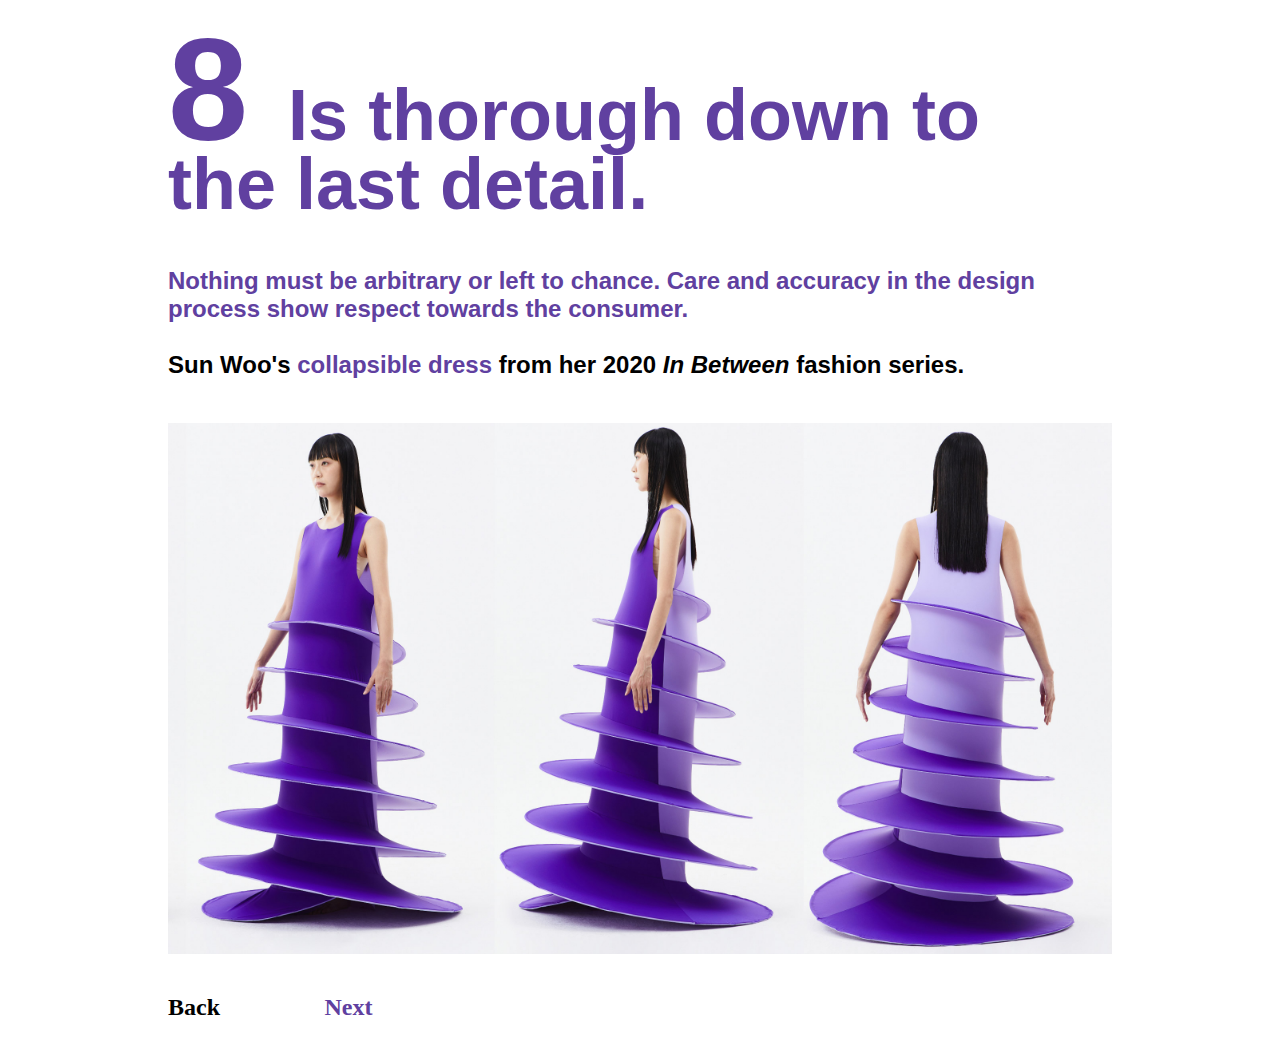
<file: site/principle-eight.html>
<!DOCTYPE html>
<html lang="en">
<head>
  <meta charset="UTF-8">
  <meta name="viewport" content="width=device-width, initial-scale=1.0">
  <meta http-equiv="X-UA-Compatible" content="ie=edge">
  <title>Principle Eight</title>
  <link rel = "stylesheet" href="css/principleEight.css">
</head>
<body>
  <div class="row">
      <h1 class="fade-in">
        8
      </h1>
      <h2 class="fade-in">
        Is thorough down to <br>the last detail.
      </h2>

      <h3 class="fade-in-three">
        Nothing must be arbitrary or left to chance. Care and accuracy in
        the design process show respect towards the consumer.<br><br>
        <span class="black">
          Sun Woo's
        </span>collapsible dress
        <span class="black">
          from her 2020 <i>In Between</i> fashion series.
        </span>
      </h3>
      <div class="fade-in-three">
        <img src="img/8.jpg" alt"">
      </div>
      <br><br>
      <a href="wayneluan-blimytoad-good-design.html" class="button">
      <div class="a" align="right">
        <span class = "black">
          Back
        </span>

      </div>
      </a>
      <a href="principle-nine.html" class="button">
        <div class="a" align="right">
        Next
        </div>
      </a>
    </div>

</body>
</html>
</file>
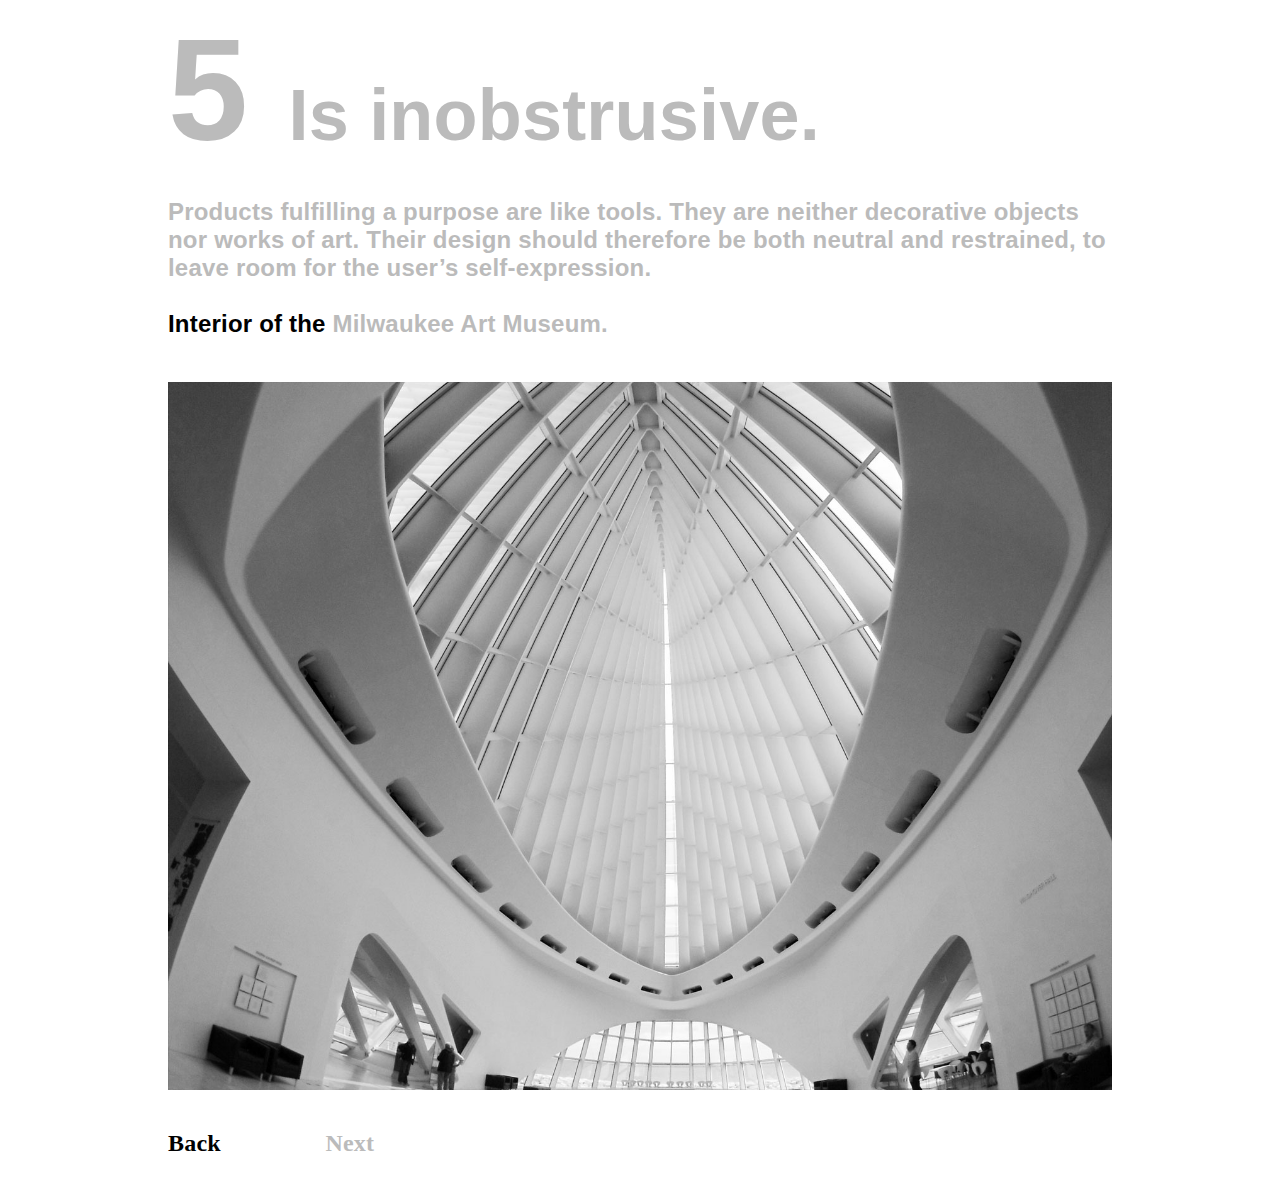
<file: site/principle-five.html>
<!DOCTYPE html>
<html lang="en">
<head>
  <meta charset="UTF-8">
  <meta name="viewport" content="width=device-width, initial-scale=1.0">
  <meta http-equiv="X-UA-Compatible" content="ie=edge">
  <title>Principle Five</title>
  <link rel = "stylesheet" href="css/principleFive.css">
</head>
<body>
  <div class="row">
      <h1 class="fade-in">
        5
      </h1>
      <h2 class="fade-in">
        Is inobstrusive.
      </h2>
      <h3 class="fade-in-two">
        Products fulfilling a purpose are like tools. They are neither
        decorative objects nor works of art. Their design should therefore
        be both neutral and restrained, to leave room for the user’s
        self-expression.<br><br>
        <span class="black">
          Interior of the
        </span>Milwaukee Art Museum.

      </h3>
      <div class="fade-in-two">
      <img src="img/5.jpg" alt"">
    </div>
      <br><br>
      <a href="wayneluan-blimytoad-good-design.html" class="button">
      <div class="a" align="right">
        <span class = "black">
          Back
        </span>

      </div>
      </a>
      <a href="principle-six.html" class="button">
        <div class="a" align="right">
        Next
        </div>
      </a>
    </div>

</body>
</html>
</file>
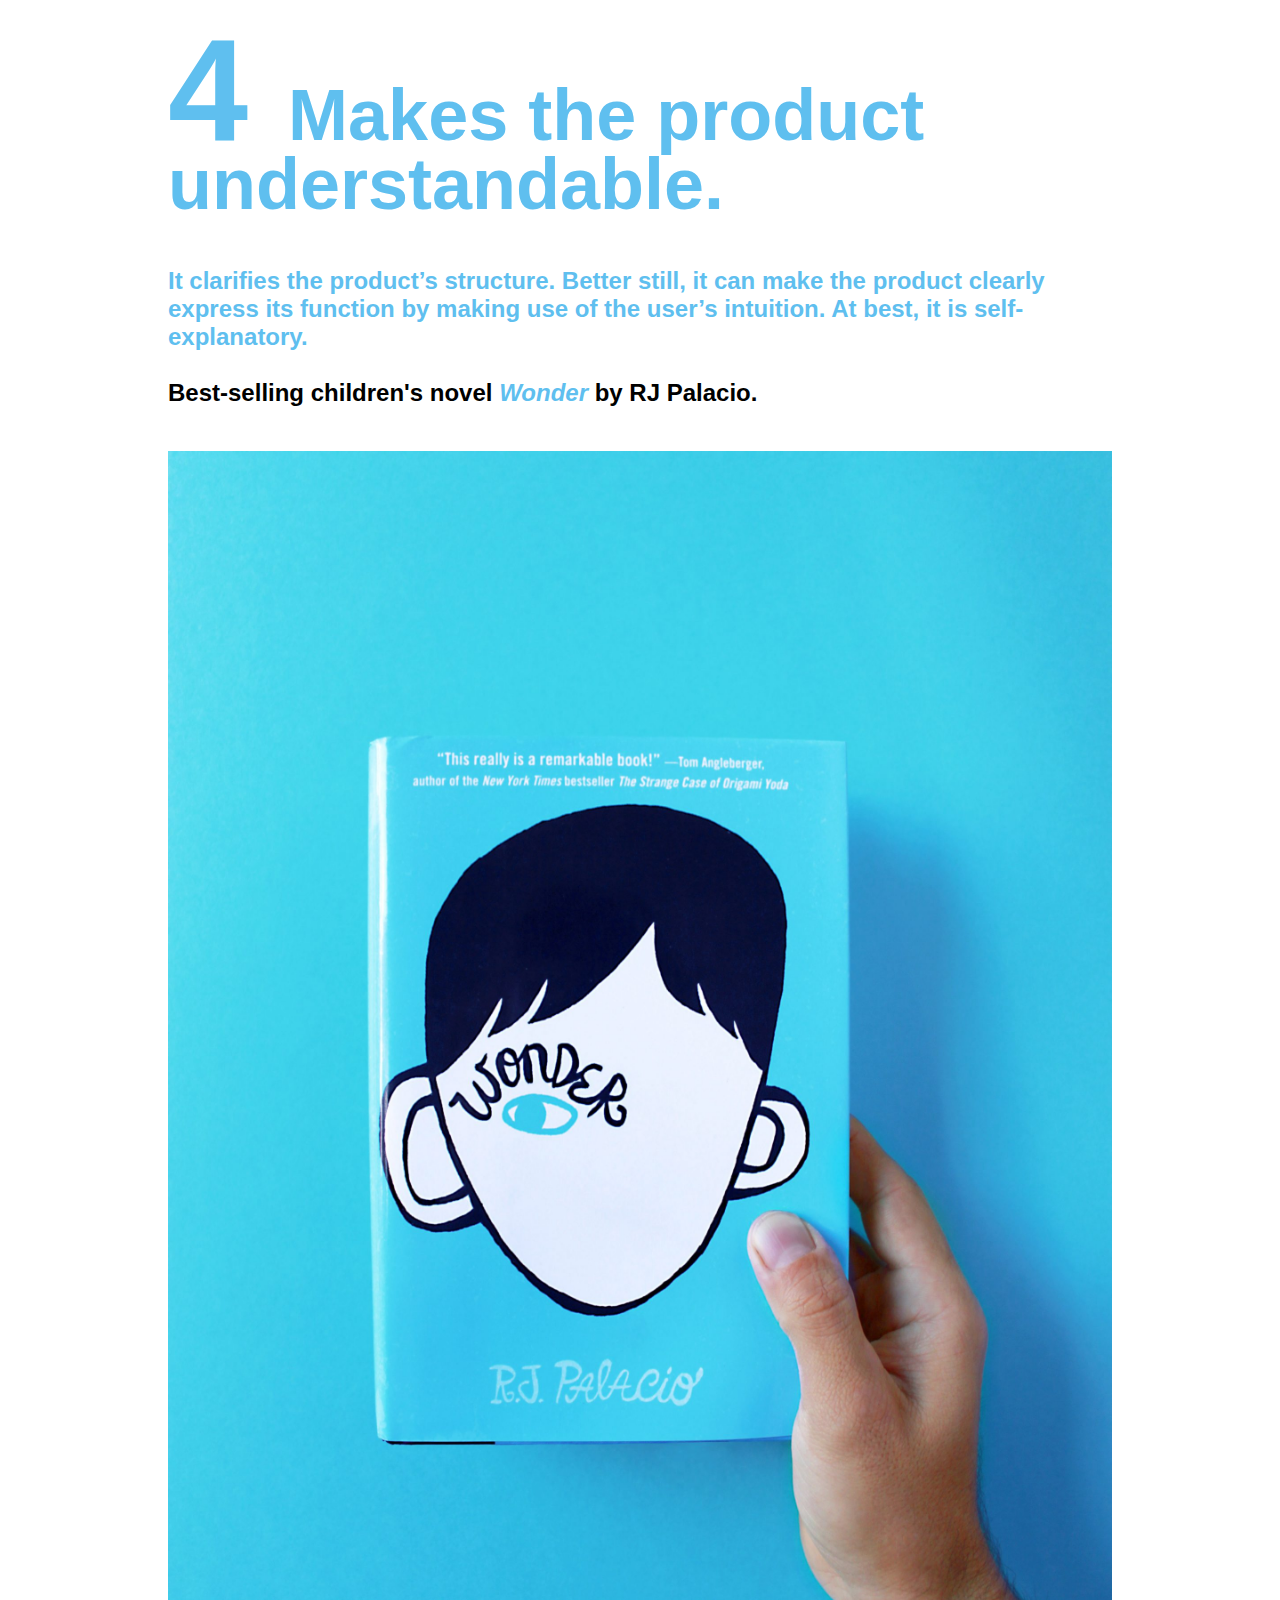
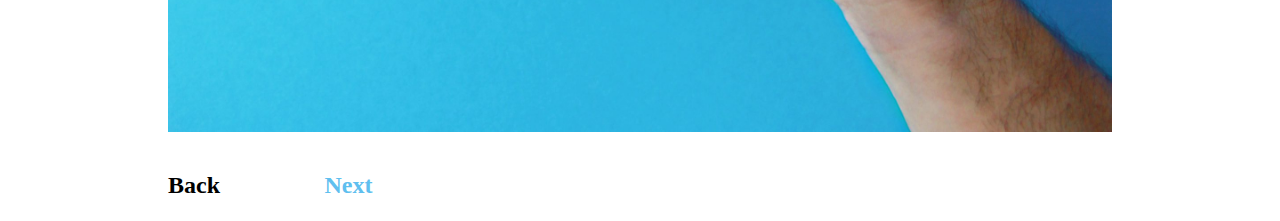
<file: site/principle-four.html>
<!DOCTYPE html>
<html lang="en">
<head>
  <meta charset="UTF-8">
  <meta name="viewport" content="width=device-width, initial-scale=1.0">
  <meta http-equiv="X-UA-Compatible" content="ie=edge">
  <title>Principle Four</title>
  <link rel = "stylesheet" href="css/principleFour.css">
</head>
<body>
  <div class="row">
      <h1 class="fade-in">
        4
      </h1>
      <h2 class="fade-in">
        Makes the product understandable.
      </h2>
      <h3 class="fade-in-two">
        It clarifies the product’s structure. Better still, it can make the
        product clearly express its function by making use of the user’s
        intuition. At best, it is self-explanatory.<br><br>
        <span class="black">
          Best-selling children's novel
        </span><i>Wonder</i>
        <span class="black">
          by RJ Palacio.
        </span>
      </h3>
      <div class="fade-in-three">
        <img src="img/4.jpg" alt"">
      </div>
      <br><br>
      <a href="wayneluan-blimytoad-good-design.html" class="button">
      <div class="a" align="right">
        <span class = "black">
          Back
        </span>

      </div>
      </a>
      <a href="principle-five.html" class="button">
        <div class="a" align="right">
        Next
        </div>
      </a>
    </div>

</body>
</html>
</file>
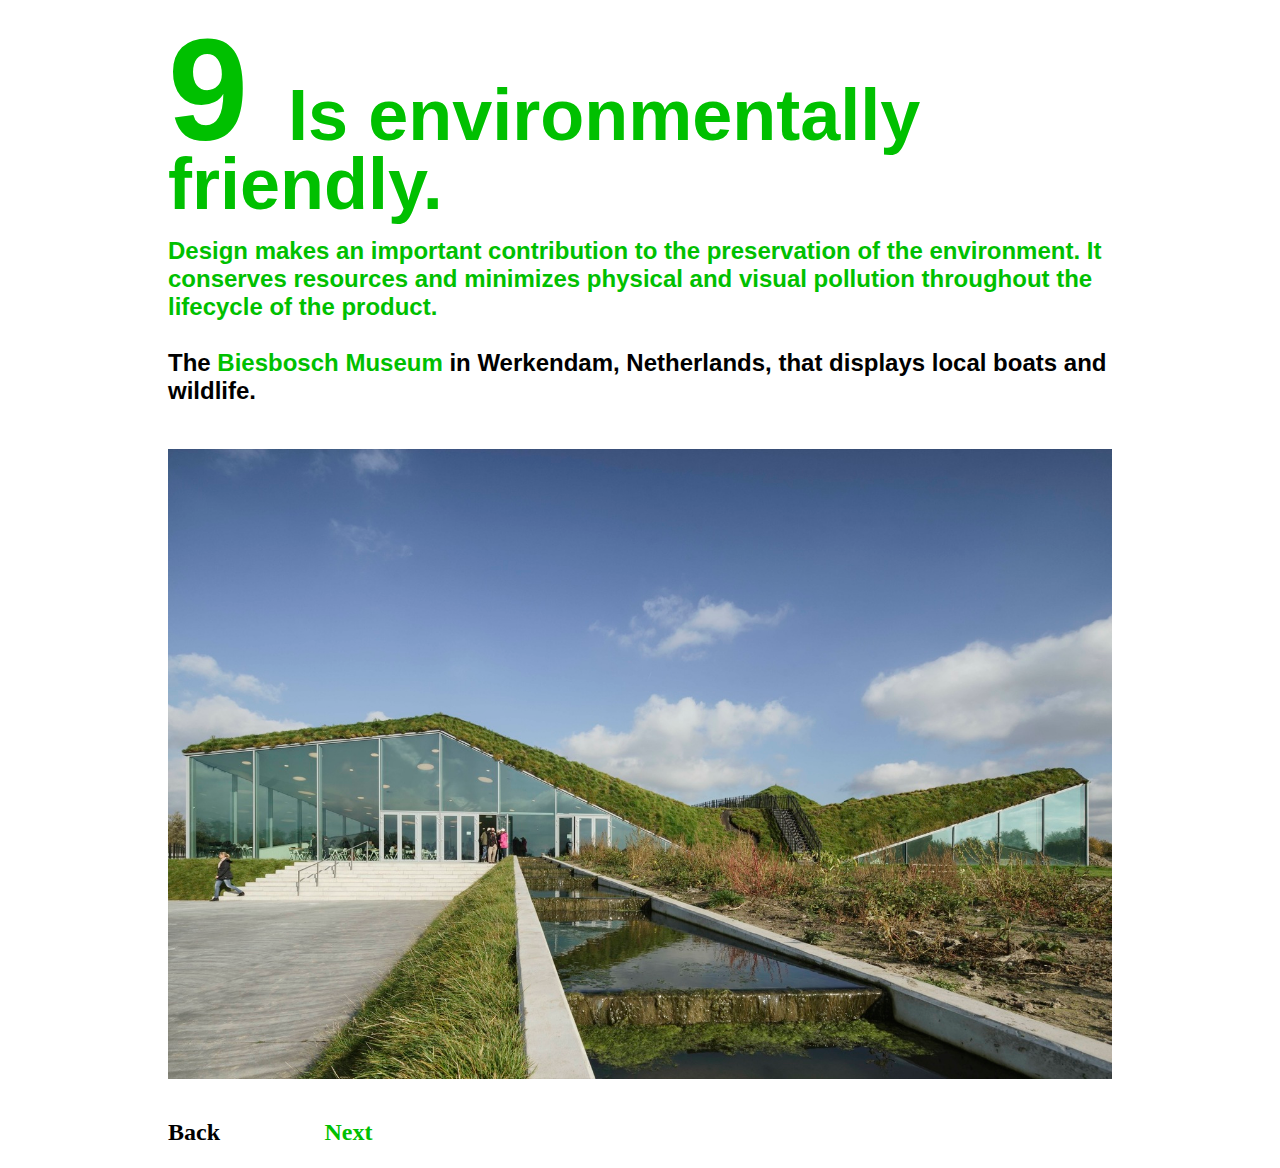
<file: site/principle-nine.html>
<!DOCTYPE html>
<html lang="en">
<head>
  <meta charset="UTF-8">
  <meta name="viewport" content="width=device-width, initial-scale=1.0">
  <meta http-equiv="X-UA-Compatible" content="ie=edge">
  <title>Principle Nine</title>
  <link rel = "stylesheet" href="css/principleNine.css">
</head>
<body>
  <div class="row">
      <h1 class="fade-in">
        9
      </h1>
      <h2 class="fade-in">
        Is environmentally friendly.
      </h2>

      <h3 class="fade-in-three">
        Design makes an important contribution to the preservation of the
        environment. It conserves resources and minimizes physical and
        visual pollution throughout the lifecycle of the product.<br><br>
        <span class="black">
          The
        </span>Biesbosch Museum
        <span class="black">
          in Werkendam, Netherlands, that displays local boats and wildlife.
        </span>
      </h3>
      <div class="fade-in-three">
        <img src="img/9-1.jpg" alt"">
      </div>
      <br><br>
      <a href="wayneluan-blimytoad-good-design.html" class="button">
      <div class="a" align="right">
        <span class = "black">
          Back
        </span>

      </div>
      </a>
      <a href="principle-ten.html" class="button">
        <div class="a" align="right">
        Next
        </div>
      </a>
    </div>

</body>
</html>
</file>
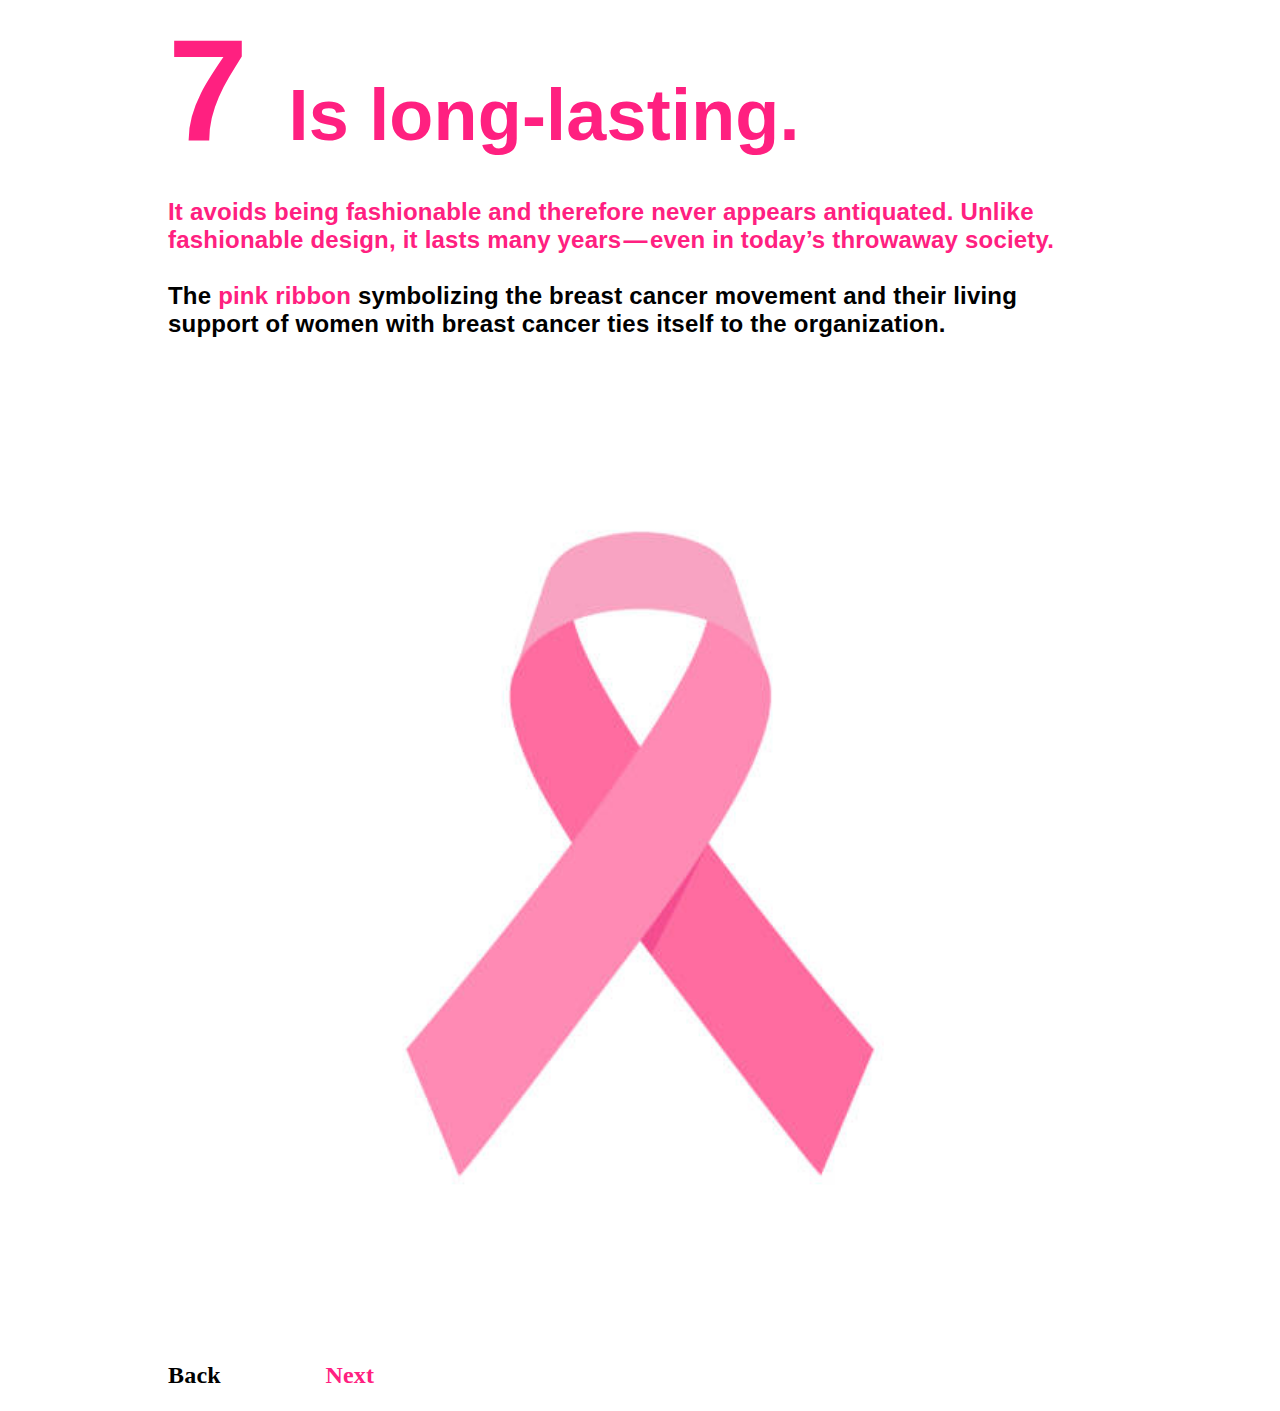
<file: site/principle-seven.html>
<!DOCTYPE html>
<html lang="en">
<head>
  <meta charset="UTF-8">
  <meta name="viewport" content="width=device-width, initial-scale=1.0">
  <meta http-equiv="X-UA-Compatible" content="ie=edge">
  <title>Principle Seven</title>
  <link rel = "stylesheet" href="css/principleSeven.css">
</head>
<body>
  <div class="row">
      <h1 class="fade-in">
        7
      </h1>
      <h2 class="fade-in">
        Is long-lasting.
      </h2>
      <h3 class="fade-in-three">
        It avoids being fashionable and therefore never appears antiquated.
        Unlike fashionable design, it lasts many years — even in today’s
        throwaway society.<br><br>

       <span class="black">
         The
       </span>
        pink ribbon
        <span class="black">
          symbolizing the breast cancer movement and their living support
          of women with breast cancer ties itself to the organization.
        </span>

      </h3>
      <div class="fade-in-three">
        <img src="img/7.jpg" alt"">
      </div>
      <br><br>
      <a href="wayneluan-blimytoad-good-design.html" class="button">
      <div class="a" align="right">
        <span class = "black">
          Back
        </span>

      </div>
      </a>
      <a href="principle-eight.html" class="button">
        <div class="a" align="right">
        Next
        </div>
      </a>
    </div>

</body>
</html>
</file>
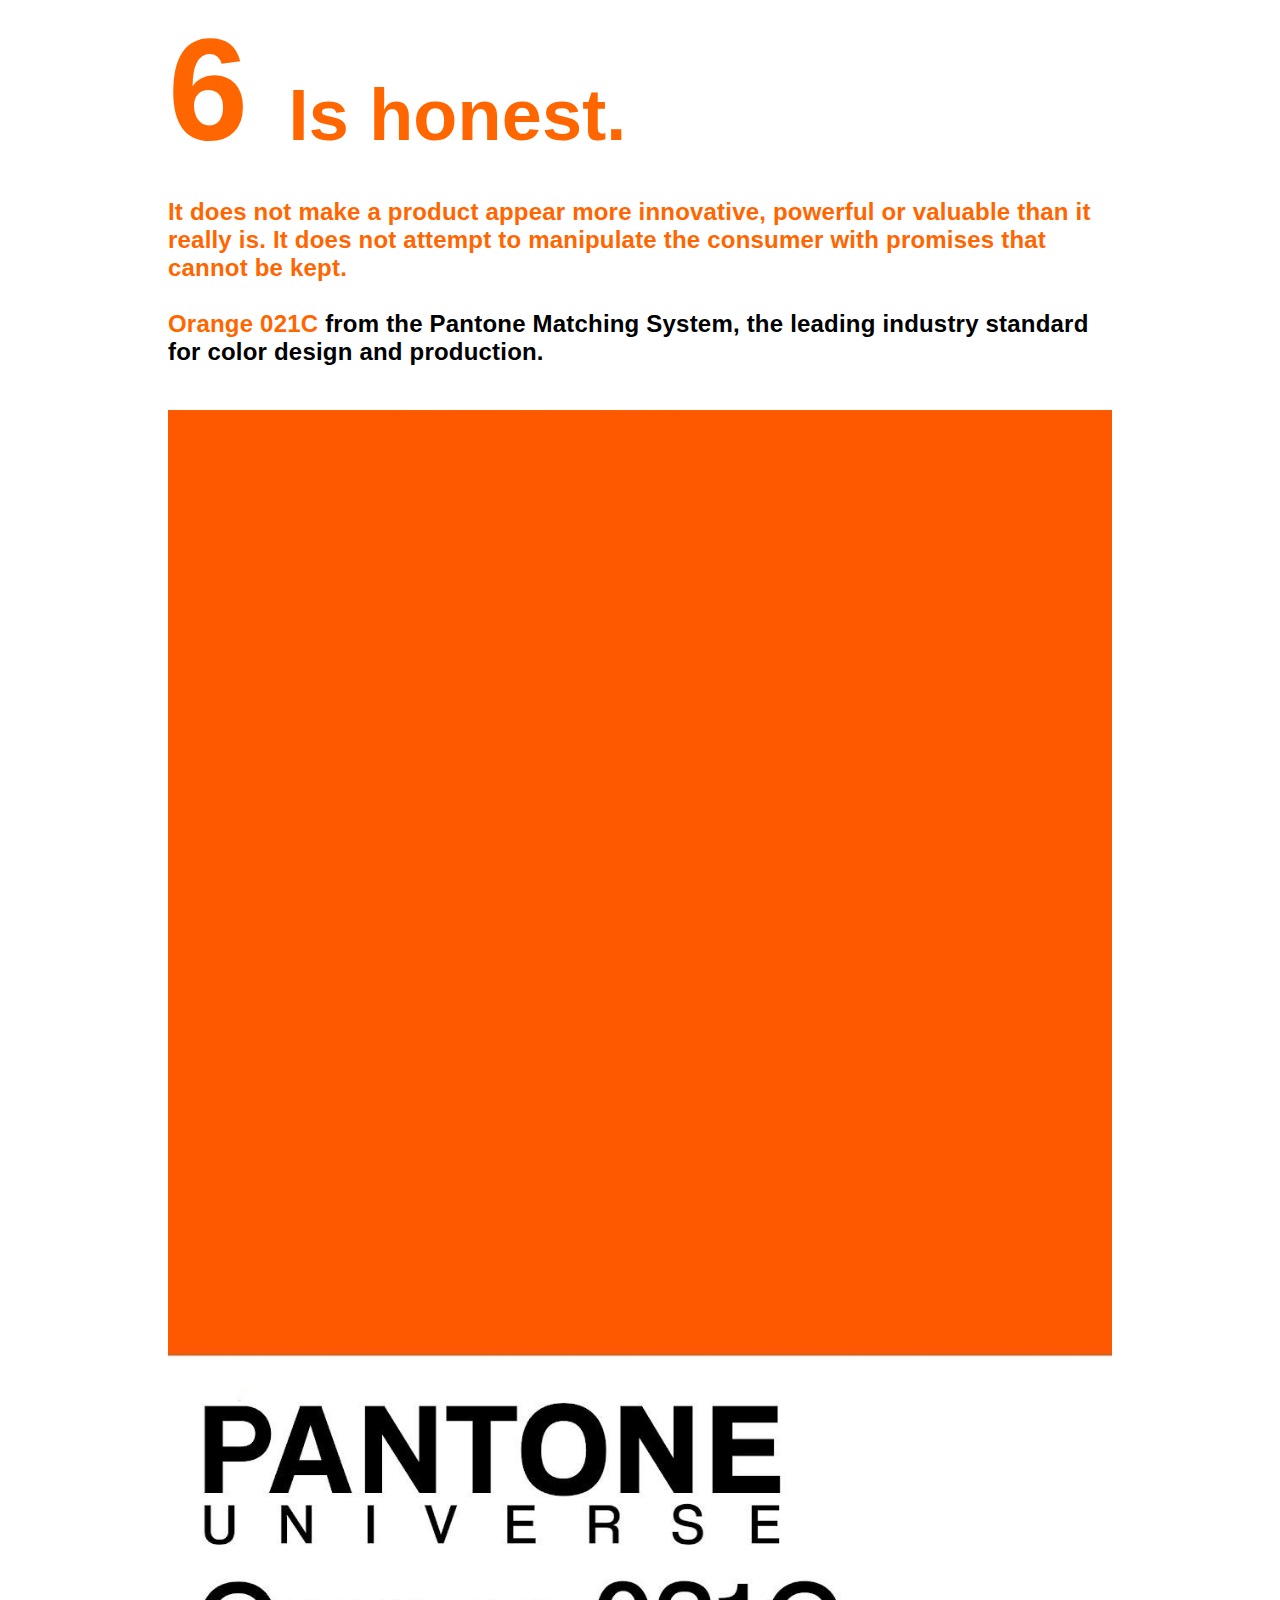
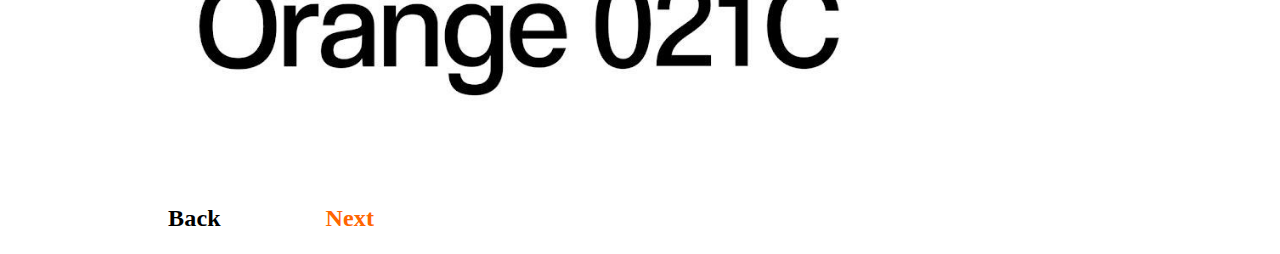
<file: site/principle-six.html>
<!DOCTYPE html>
<html lang="en">
<head>
  <meta charset="UTF-8">
  <meta name="viewport" content="width=device-width, initial-scale=1.0">
  <meta http-equiv="X-UA-Compatible" content="ie=edge">
  <title>Principle Six</title>
  <link rel = "stylesheet" href="css/principleSix.css">
</head>
<body>
  <div class="row">
      <h1 class="fade-in">
        6
      </h1>
      <h2 class="fade-in">
        Is honest.
      </h2>
      <h3 class="fade-in-three">
        It does not make a product appear more innovative, powerful or
        valuable than it really is. It does not attempt to manipulate the
        consumer with promises that cannot be kept.<br><br>

        Orange 021C
        <span class="black">
          from the Pantone Matching
          System, the leading industry standard for
          color design and production.
        </span>

      </h3>
      <div class="fade-in-three">
        <img src="img/6.jpg" alt"">
      </div>
      <br><br>
      <a href="wayneluan-blimytoad-good-design.html" class="button">
      <div class="a" align="right">
        <span class = "black">
          Back
        </span>

      </div>
      </a>
      <a href="principle-seven.html" class="button">
        <div class="a" align="right">
        Next
        </div>
      </a>
    </div>

</body>
</html>
</file>
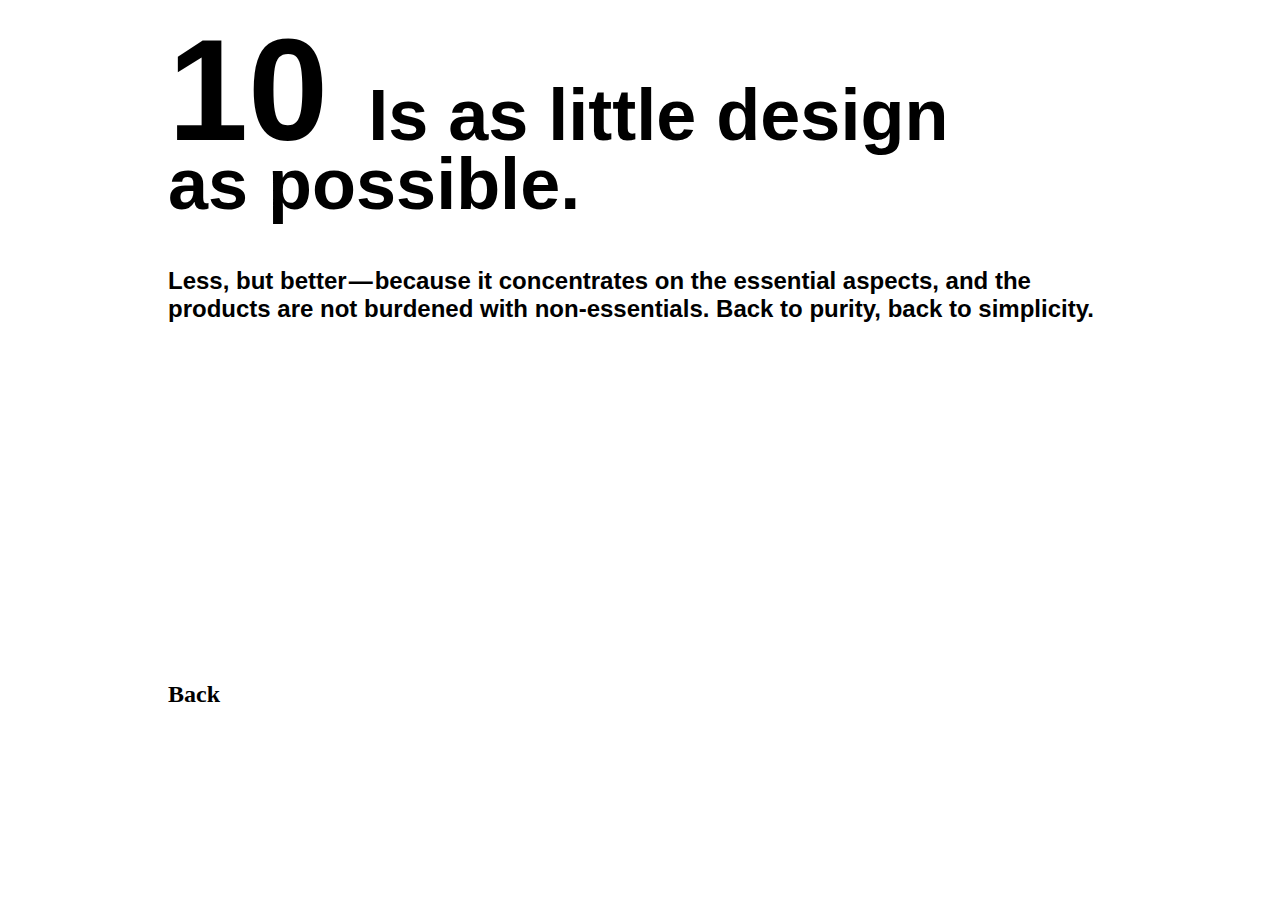
<file: site/principle-ten.html>
<!DOCTYPE html>
<html lang="en">
<head>
  <meta charset="UTF-8">
  <meta name="viewport" content="width=device-width, initial-scale=1.0">
  <meta http-equiv="X-UA-Compatible" content="ie=edge">
  <title>Principle Ten</title>
  <link rel = "stylesheet" href="css/principleTen.css">
</head>
<body>
  <div class="row">
      <h1 class="fade-in">
        10
      </h1>
      <h2 class="fade-in">
        Is as little design <br>as possible.
      </h2>
      <h3 class="fade-in-two">
        Less, but better — because it concentrates on the essential aspects,
        and the products are not burdened with non-essentials. Back to
        purity, back to simplicity.<br><br>



      </h3>

      <br><br>
      <a href="wayneluan-blimytoad-good-design.html" class="button">
      <div class="a" align="right">
        <div class="fade-in-three">
          <span class = "black">
            Back
          </span>
        </div>

      </div>
      </a>

    </div>

</body>
</html>
</file>
<file: site/css/principleEight.css>
* {
  box-sizing: border-box;
}

body{
  color: #6040a0;
  font-family: Avenir Next, Arial, sans-serif;
  font-weight: bold;
  padding-left: 160px;
  padding-right:160px;
}

span.black{
  color: #000000;
}

h1{
  display: inline;
  font-size: 144px;

}

h2{
  display: inline;
  font-size: 72px;
line-height: 20px;
}
h3{
  font-size: 24px;
  padding-bottom: 20px;
  padding-top:30px;
}

h4 {
font-size: 24px;
  display:inline;
}

div.a{
  float: right;
  font-size:24px;
  display:inline;
  padding-right: 100px;
  padding-bottom: 10px;
}

div.b{
  text-align: right;
  font-size:24px;
  display:inline;
  padding-left: 20px;
  padding-top: 47px;

}

img{
  display:inline;
  width:100%;
}

a{
  decoration: none;
  display: inline-block;
  font-family: Avenir Next;

  text-align: right;
}

.button{
  text-decoration: none;
  font-family: Avenir Next;
  font-size: 24px;
  color: #6040a0;
  border: none;
}
.fade-in {
	opacity: 1;
	animation-name: fadeInOpacity;
	animation-iteration-count: 1;
	animation-timing-function: ease-in;
	animation-duration: 1.1s;
}

.fade-in-two {
	opacity: 1;
	animation-name: fadeInOpacity;
	animation-iteration-count: 1;
	animation-timing-function: ease-in;
	animation-duration: 1.3s;

}

.fade-in-three {
	opacity: 1;
	animation-name: fadeInOpacity;
	animation-iteration-count: 1;
	animation-timing-function: ease-in;
	animation-duration: 1.3s;
}

@keyframes fadeInOpacity {
	0% {
		opacity: 0;
	}
	100% {
		opacity: 1;
	}
}
</file>
<file: site/css/principleFive.css>
* {
  box-sizing: border-box;
}

body{
  color: #bbbbbb;
  font-family: Avenir Next, Arial, sans-serif;
  font-weight: bold;
  padding-left: 160px;
  padding-right:160px;
  letter-spacing: 0.2px;
}

span.black{
  color: #000000;
}

h1{
  display: inline;
  font-size: 144px;

}

h2{
  display: inline;
  font-size: 72px;
line-height: 20px;
}
h3{
  font-size: 24px;
  padding-bottom: 20px;
}

h4 {
font-size: 24px;
  display:inline;
}

div.a{
  float: right;
  font-size:24px;
  display:inline;
  padding-right: 100px;
}

div.b{
  text-align: right;
  font-size:24px;
  display:inline;
  padding-left: 20px;
  padding-top: 47px;

}

img{
  display:inline;
  width:100%;
}

a{
  decoration: none;
  display: inline-block;
  font-family: Avenir Next;
  text-align: right;
  padding-bottom: 10px;
}

.button{
  text-decoration: none;
  font-family: Avenir Next;
  font-size: 24px;
  color: #bbbbbb;
  border: none;
}

.fade-in {
	opacity: 1;
	animation-name: fadeInOpacity;
	animation-iteration-count: 1;
	animation-timing-function: ease-in;
	animation-duration: 0.8s;
}

.fade-in-two {
	opacity: 1;
	animation-name: fadeInOpacity;
	animation-iteration-count: 1;
	animation-timing-function: ease-in;
	animation-duration: 1.2s;

}

.fade-in-three {
	opacity: 1;
	animation-name: fadeInOpacity;
	animation-iteration-count: 1;
	animation-timing-function: ease-in;
	animation-duration: 1s;
}

@keyframes fadeInOpacity {
	0% {
		opacity: 0;
	}
	100% {
		opacity: 1;
	}
}
</file>
<file: site/css/principleFour.css>
* {
  box-sizing: border-box;
}

body{
  color: #5fbfef;
  font-family: Avenir Next, Arial, sans-serif;
  font-weight: bold;
  padding-left: 160px;
  padding-right:160px;
}

span.black{
  color: #000000;
}

h1{
  display: inline;
  font-size: 144px;

}

h2{
  display: inline;
  font-size: 72px;
line-height: 20px;
}
h3{
  font-size: 24px;
  padding-bottom: 20px;
  padding-top:30px;
}

h4 {
font-size: 24px;
  display:inline;
}

div.a{
  float: right;
  font-size:24px;
  display:inline;
  padding-right: 100px;
  padding-bottom: 10px;
}

div.b{
  text-align: right;
  font-size:24px;
  display:inline;
  padding-left: 20px;
  padding-top: 47px;

}

img{
  display:inline;
  width:100%;
}

a{
  decoration: none;
  display: inline-block;
  font-family: Avenir Next;

  text-align: right;
}

.button{
  text-decoration: none;
  font-family: Avenir Next;
  font-size: 24px;
  color: #5fbfef;
  border: none;
}

.fade-in {
	opacity: 1;
	animation-name: fadeInOpacity;
	animation-iteration-count: 1;
	animation-timing-function: ease-in;
	animation-duration: 0.8s;
}

.fade-in-two {
	opacity: 1;
	animation-name: fadeInOpacity;
	animation-iteration-count: 1;
	animation-timing-function: ease-in;
	animation-duration: 1s;

}

.fade-in-three {
	opacity: 1;
	animation-name: fadeInOpacity;
	animation-iteration-count: 1;
	animation-timing-function: ease-in;
	animation-duration: 1.2s;
}

@keyframes fadeInOpacity {
	0% {
		opacity: 0;
	}
	100% {
		opacity: 1;
	}
}
</file>
<file: site/css/principleNine.css>
* {
  box-sizing: border-box;
}

body{
  color: #00c000;
  font-family: Avenir Next, Arial, sans-serif;
  font-weight: bold;
  padding-left: 160px;
  padding-right:160px;
}

span.black{
  color: #000000;
}

h1{
  display: inline;
  font-size: 144px;

}

h2{
  display: inline;
  font-size: 72px;
line-height: 20px;
}
h3{
  font-size: 24px;
  padding-bottom: 20px;
}

h4 {
font-size: 24px;
  display:inline;
}

div.a{
  float: right;
  font-size:24px;
  display:inline;
  padding-right: 100px;
  padding-bottom: 10px;
}

div.b{
  text-align: right;
  font-size:24px;
  display:inline;
  padding-left: 20px;
  padding-top: 47px;

}

img{
  display:inline;
  width:100%;
}

a{
  decoration: none;
  display: inline-block;
  font-family: Avenir Next;

  text-align: right;
}

.button{
  text-decoration: none;
  font-family: Avenir Next;
  font-size: 24px;
  color: #00c000;
  border: none;
}


.fade-in {
	opacity: 1;
	animation-name: fadeInOpacity;
	animation-iteration-count: 1;
	animation-timing-function: ease-in;
	animation-duration: 0.8s;
}

.fade-in-two {
	opacity: 1;
	animation-name: fadeInOpacity;
	animation-iteration-count: 1;
	animation-timing-function: ease-in;
	animation-duration: 1.2s;

}

.fade-in-three {
	opacity: 1;
	animation-name: fadeInOpacity;
	animation-iteration-count: 1;
	animation-timing-function: ease-in;
	animation-duration: 1.2s;
}

@keyframes fadeInOpacity {
	0% {
		opacity: 0;
	}
	100% {
		opacity: 1;
	}
}
</file>
<file: site/css/principleSeven.css>
* {
  box-sizing: border-box;
}

body{
  color: #ff2080;
  font-family: Avenir Next, Arial, sans-serif;
  font-weight: bold;
  padding-left: 160px;
  padding-right:160px;
  letter-spacing: 0.2px;
}

span.black{
  color: #000000;
}

h1{
  display: inline;
  font-size: 144px;
}

h2{
  display: inline;
  font-size: 72px;
line-height: 20px;
}
h3{
  font-size: 24px;
  padding-bottom: 20px;
}

h4 {
font-size: 24px;
  display:inline;
}

div.a{
  float: right;
  font-size:24px;
  display:inline;
  padding-right: 100px;
  padding-bottom: 10px;
}

div.b{
  text-align: right;
  font-size:24px;
  display:inline;
  padding-left: 20px;
  padding-top: 47px;

}

img{
  display:block;
  width:100%;
  margin-left: auto;
  margin-right: auto;
}

a{
  decoration: none;
  display: inline-block;
  font-family: Avenir Next;

  text-align: right;
}

.button{
  text-decoration: none;
  font-family: Avenir Next;
  font-size: 24px;
  color: #ff2080;
  border: none;
}

.fade-in {
	opacity: 1;
	animation-name: fadeInOpacity;
	animation-iteration-count: 1;
	animation-timing-function: ease-in;
	animation-duration: 1s;
}

.fade-in-two {
	opacity: 1;
	animation-name: fadeInOpacity;
	animation-iteration-count: 1;
	animation-timing-function: ease-in;
	animation-duration: 1.5s;

}

.fade-in-three {
	opacity: 1;
	animation-name: fadeInOpacity;
	animation-iteration-count: 1;
	animation-timing-function: ease-in;
	animation-duration: 1.5s;
}

@keyframes fadeInOpacity {
	0% {
		opacity: 0;
	}
	100% {
		opacity: 1;
	}
}
</file>
<file: site/css/principleSix.css>
* {
  box-sizing: border-box;
}

body{
  color: #ff6600;
  font-family: Avenir Next, Arial, sans-serif;
  font-weight: bold;
  padding-left: 160px;
  padding-right:160px;
  letter-spacing: 0.2px;
}

span.black{
  color: #000000;
}

h1{
  display: inline;
  font-size: 144px;
}

h2{
  display: inline;
  font-size: 72px;
line-height: 20px;
}
h3{
  font-size: 24px;
  padding-bottom: 20px;
}

h4 {
font-size: 24px;
  display:inline;
}

div.a{
  float: right;
  font-size:24px;
  display:inline;
  padding-right: 100px;
}

div.b{
  text-align: right;
  font-size:24px;
  display:inline;
  padding-left: 20px;
  padding-top: 47px;

}

img{
  display:block;
  width:100%;
  margin-left: auto;
  margin-right: auto;
}

a{
  decoration: none;
  display: inline-block;
  font-family: Avenir Next;
  text-align: right;
  padding-bottom: 10px;
}

.button{
  text-decoration: none;
  font-family: Avenir Next;
  font-size: 24px;
  color: #ff6600;
  border: none;
}

.fade-in {
	opacity: 1;
	animation-name: fadeInOpacity;
	animation-iteration-count: 1;
	animation-timing-function: ease-in;
	animation-duration: 1s;
}

.fade-in-two {
	opacity: 1;
	animation-name: fadeInOpacity;
	animation-iteration-count: 1;
	animation-timing-function: ease-in;
	animation-duration: 1.3s;

}

.fade-in-three {
	opacity: 1;
	animation-name: fadeInOpacity;
	animation-iteration-count: 1;
	animation-timing-function: ease-in;
	animation-duration: 1.3s;
}

@keyframes fadeInOpacity {
	0% {
		opacity: 0;
	}
	100% {
		opacity: 1;
	}
}
</file>
<file: site/css/principleTen.css>
* {
  box-sizing: border-box;
}

body{
  color: #000000;
  font-family: Avenir Next, Arial, sans-serif;
  font-weight: bold;
  padding-left: 160px;
  padding-right:160px;
}

span.black{
  color: #000000;
}

h1{
  display: inline;
  font-size: 144px;

}

h2{
  display: inline;
  font-size: 72px;
line-height: 20px;
}
h3{
  font-size: 24px;
  padding-bottom: 20px;
  padding-top: 30px;
}

h4 {
font-size: 24px;
  display:inline;
}

div.a{
  float: right;
  font-size:24px;
  display:inline;
  padding-right: 100px;
  padding-top: 250px;
}

div.b{
  text-align: right;
  font-size:24px;
  display:inline;
  padding-left: 20px;
  padding-top: 47px;

}

img{
  display:inline;
  width:100%;
}

a{
  decoration: none;
  display: inline-block;
  font-family: Avenir Next;

  text-align: right;
}

.button{
  text-decoration: none;
  font-family: Avenir Next;
  font-size: 24px;
  color: #000000;
  border: none;
}

.fade-in {
	opacity: 1;
	animation-name: fadeInOpacity;
	animation-iteration-count: 1;
	animation-timing-function: ease-in;
	animation-duration: 0.8s;
}

.fade-in-two {
	opacity: 1;
	animation-name: fadeInOpacity;
	animation-iteration-count: 1;
	animation-timing-function: ease-in;
	animation-duration: 0.8s;

}

.fade-in-three {
	opacity: 1;
	animation-name: fadeInOpacity;
	animation-iteration-count: 1;
	animation-timing-function: ease-in;
	animation-duration: 2s;
}

@keyframes fadeInOpacity {
	0% {
		opacity: 0;
	}
	100% {
		opacity: 1;
	}
}
</file>
